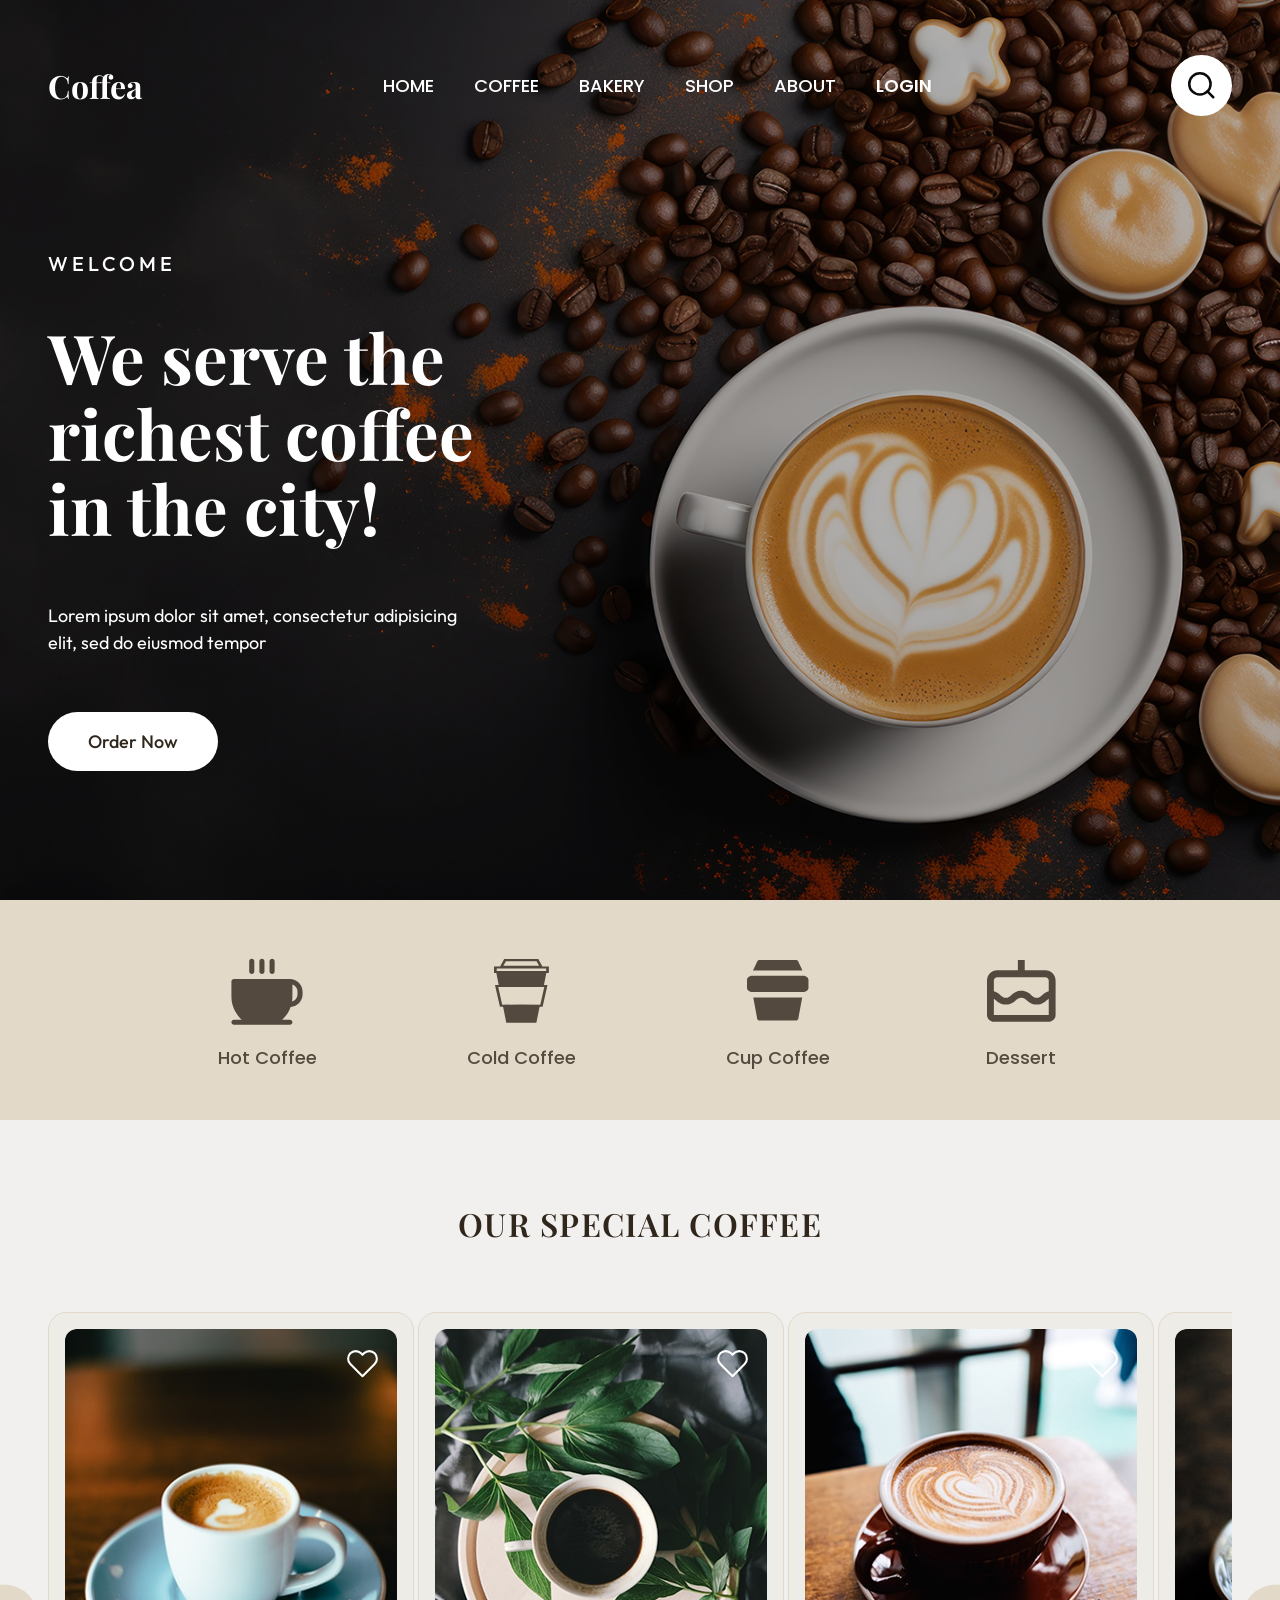
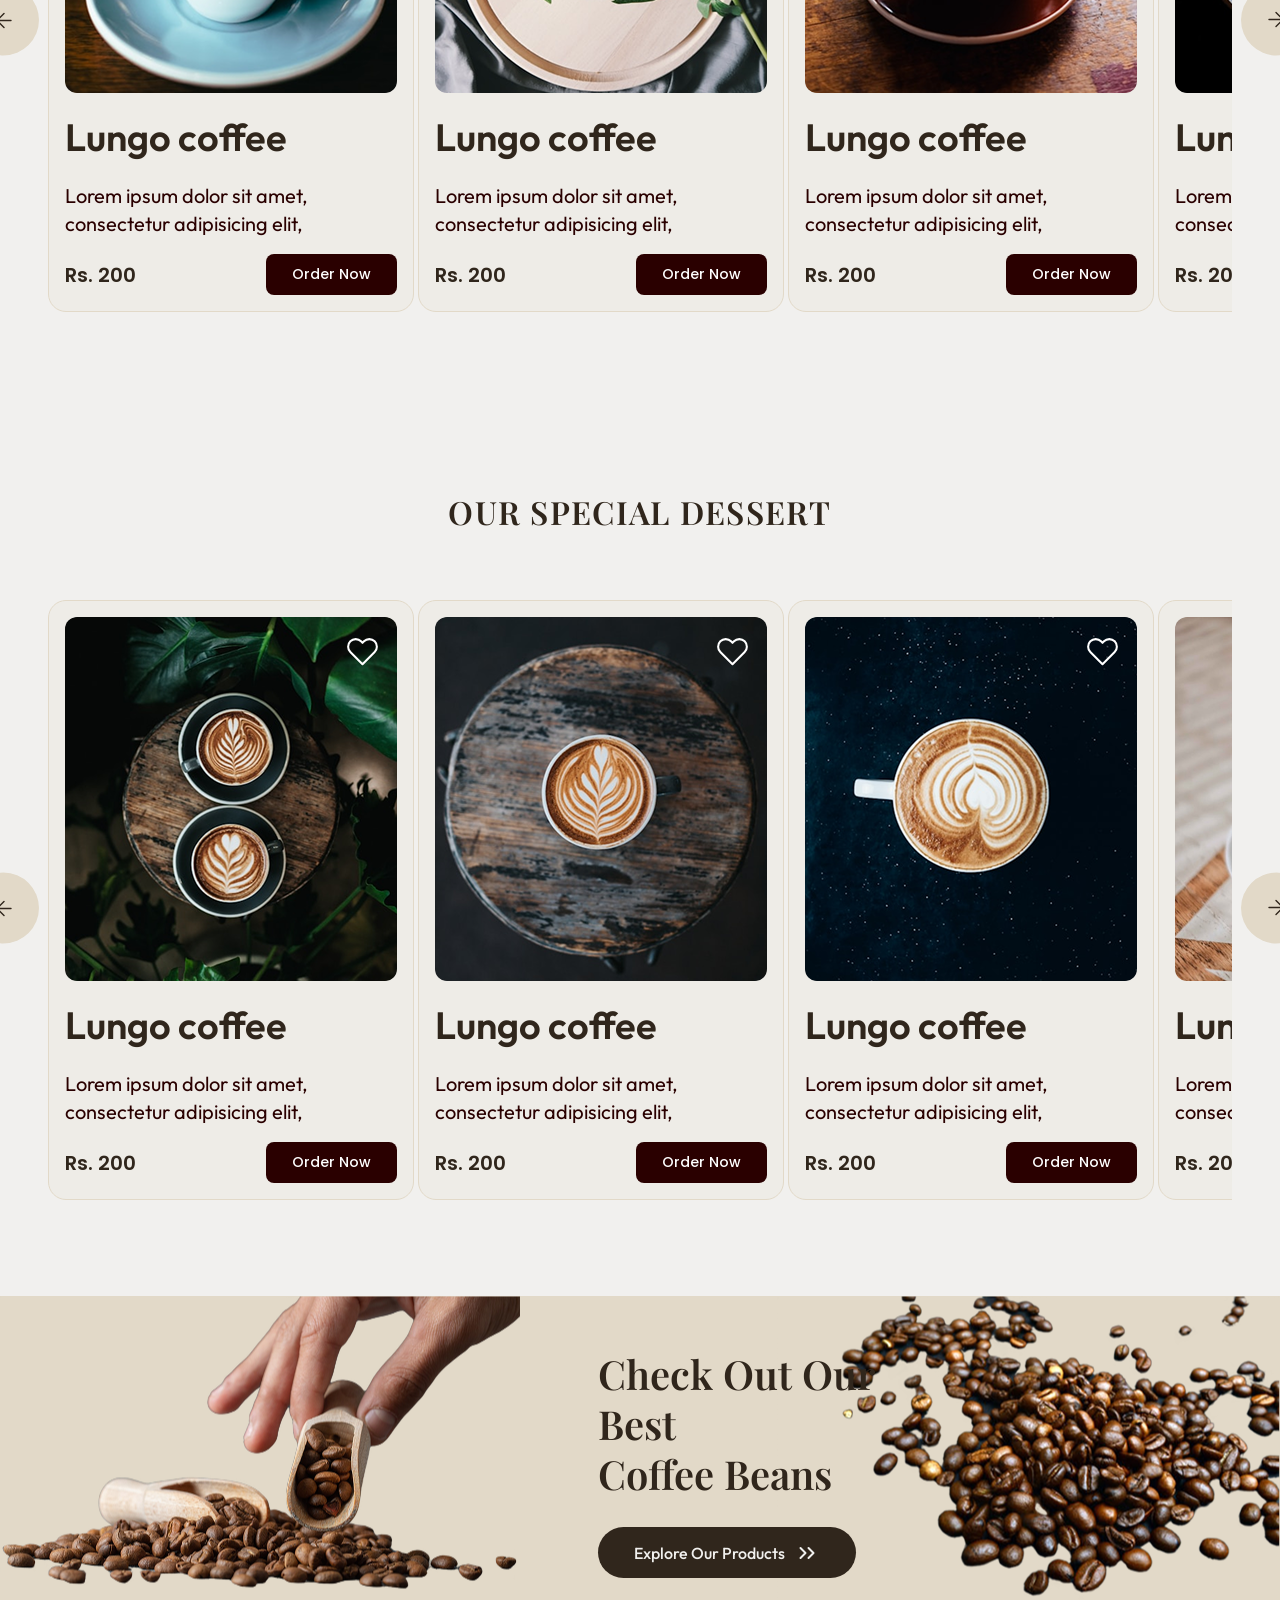
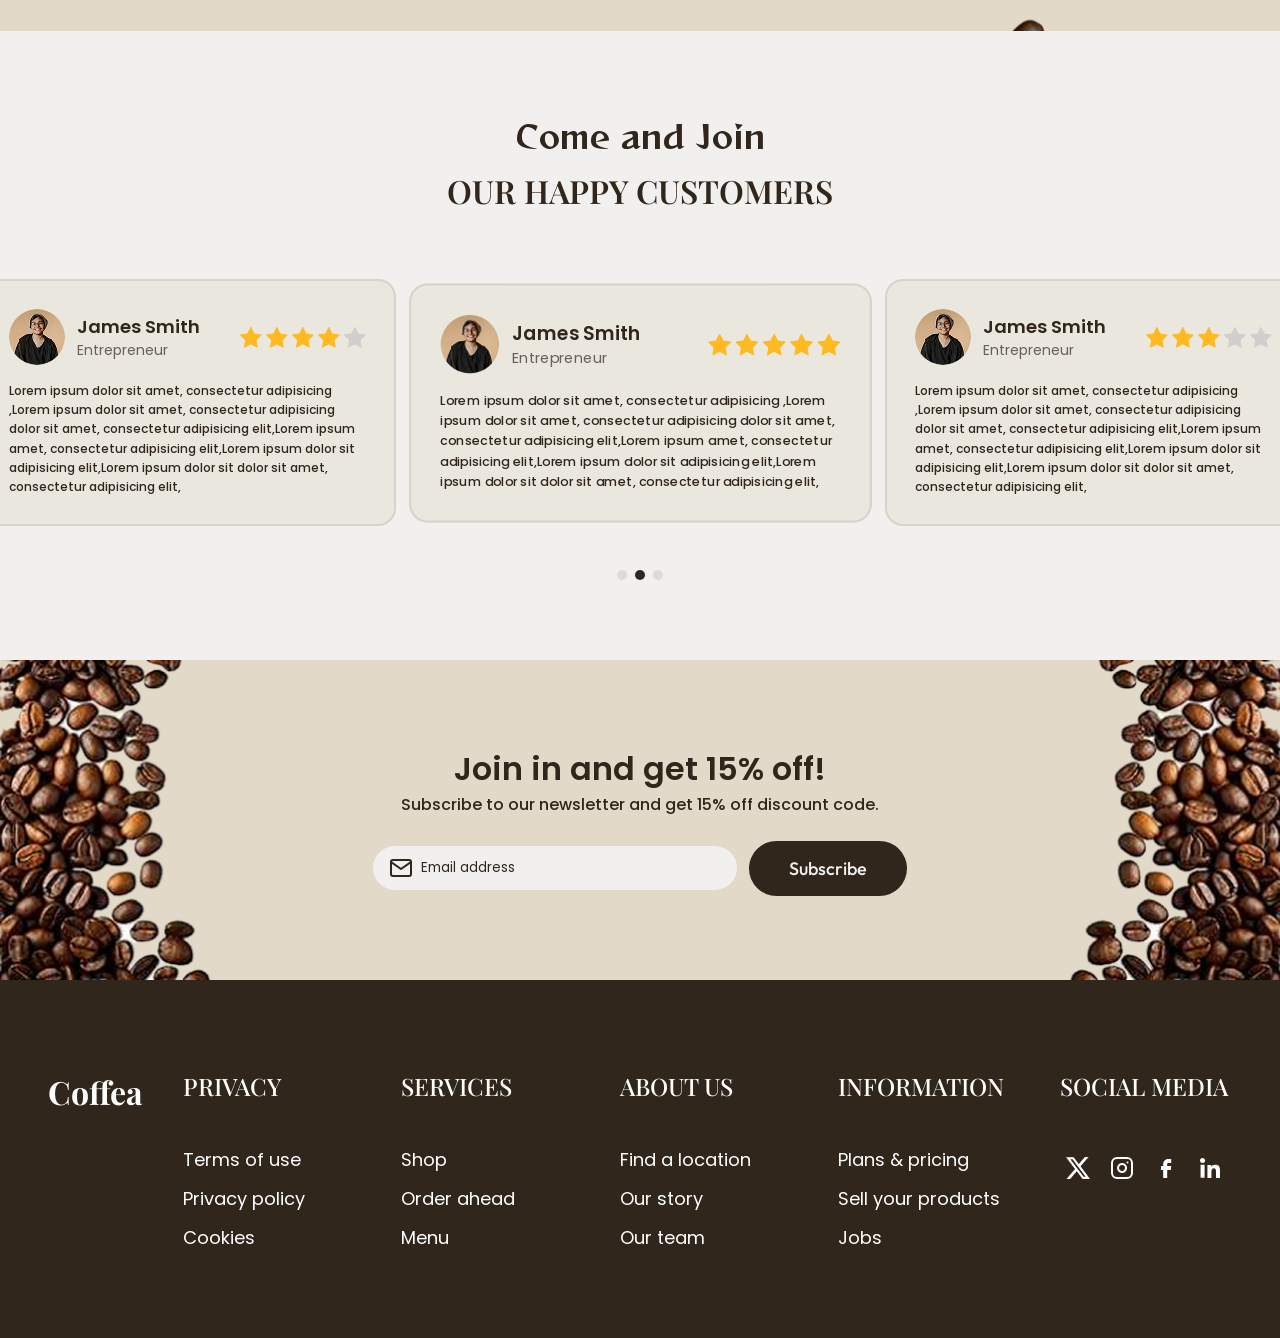
<file: index.html>
<!DOCTYPE html>
<html lang="en">
<head>
    <meta charset="UTF-8">
    <meta name="viewport" content="width=device-width, initial-scale=1.0">
    <title>Coffea | Free Responsive Coffee Shop</title>
    <meta name="description" content="We serve the richest coffee in the city!">
    
    <link rel="preconnect" href="https://fonts.googleapis.com">
    <link rel="preconnect" href="https://fonts.gstatic.com" crossorigin>
    <link href="https://fonts.googleapis.com/css2?family=Outfit:wght@400;500;600&family=Playfair+Display:wght@500;600;700&family=Poppins:wght@400;500;600&family=Reggae+One&display=swap" rel="stylesheet">
    
    <link rel="stylesheet" href="css/main.css">
</head>
<body>
    <a class="skip-link sr-only" href="#main">Skip to content</a>

    <header class="header">
        <div class="container header_container">
            <a href="/" class="logo">Coffea</a>
            
            <details class="mobile-menu">
                <summary aria-label="Open menu" class="hamburger">
                    <span></span><span></span><span></span>
                </summary>
                <nav aria-label="Principal" class="nav">
                    <ul>
                        <li><a href="#home">home</a></li>
                        <li><a href="#coffee">coffee</a></li>
                        <li><a href="#bakery">bakery</a></li>
                        <li><a href="#shop">shop</a></li>
                        <li><a href="#about">about</a></li>
                        <li><a href="#login" class="login-link">login</a></li>
                    </ul>
                </nav>
            </details>

            <nav aria-label="Principal" class="nav desktop-nav">
                <ul>
                    <li><a href="#home">home</a></li>
                    <li><a href="#coffee">coffee</a></li>
                    <li><a href="#bakery">bakery</a></li>
                    <li><a href="#shop">shop</a></li>
                    <li><a href="#about">about</a></li>
                    <li><a href="#login" class="login-link">login</a></li>
                </ul>
            </nav>

            <button type="button" aria-label="Search" class="search-btn">
                <img src="assets/icons/search.svg" alt="" aria-hidden="true">
            </button>
        </div>
    </header>

    <main id="main">
        <section class="hero" aria-labelledby="hero-title" id="home">
            <div class="container hero_content">
                <span class="eyebrow">WELCOME</span>
                <h1 id="hero-title">We serve the richest coffee in the city!</h1>
                <p>Lorem ipsum dolor sit amet, consectetur adipisicing elit, sed do eiusmod tempor</p>
                <a href="#order" class="btn btn-primary">Order Now</a>
            </div>
        </section>

        <section class="categories" aria-label="Categories">
            <div class="container">
                <ul class="categories_list">
                    <li>
                        <a href="#hot" class="cat-item">
                            <div class="icon-wrapper">
                                <img src="assets/icons/cat-hot.svg" alt="">
                            </div>
                            <span>Hot Coffee</span>
                        </a>
                    </li>
                    <li>
                        <a href="#cold" class="cat-item">
                            <div class="icon-wrapper">
                                <img src="assets/icons/cat-cold.svg" alt="">
                            </div>
                            <span>Cold Coffee</span>
                        </a>
                    </li>
                    <li>
                        <a href="#cup" class="cat-item">
                            <div class="icon-wrapper">
                                <img src="assets/icons/cat-cup.svg" alt="">
                            </div>
                            <span>Cup Coffee</span>
                        </a>
                    </li>
                    <li>
                        <a href="#dessert" class="cat-item">
                            <div class="icon-wrapper">
                                <img src="assets/icons/cat-dessert.svg" alt="">
                            </div>
                            <span>Dessert</span>
                        </a>
                    </li>
                </ul>
            </div>
        </section>

        <section class="products" aria-labelledby="coffee-title" id="coffee">
            <div class="container">
                <h2 id="coffee-title">OUR SPECIAL COFFEE</h2>
                <div class="carousel-container">
                    <a href="#coffee-card-1" class="carousel-arrow prev" aria-label="Previous" tabindex="-1"><img src="assets/icons/arrow.svg" alt=""></a>
                    <div class="carousel" id="coffee-carousel">
                        
                        <article class="product-card" id="coffee-card-1">
                            <div class="product-card_image-wrapper">
                                <picture>
                                    <source srcset="assets/img/coffee-1.avif" type="image/avif">
                                    <img src="assets/img/coffee-1.jpg" alt="Lungo coffee" class="product-img" loading="lazy" decoding="async">
                                </picture>
                                <div class="favorite-wrapper">
                                    <input type="checkbox" id="fav-coffee-1" class="sr-only favorite-checkbox" aria-label="Add to favorites">
                                    <label for="fav-coffee-1" class="favorite-label">
                                        <svg class="heart-empty" width="33" height="33" viewBox="0 0 24 24" fill="none" stroke="var(--color-white)" stroke-width="1.5" stroke-linecap="round" stroke-linejoin="round">
                                            <path d="M20.84 4.61a5.5 5.5 0 0 0-7.78 0L12 5.67l-1.06-1.06a5.5 5.5 0 0 0-7.78 7.78l1.06 1.06L12 21.23l7.78-7.78 1.06-1.06a5.5 5.5 0 0 0 0-7.78z"></path>
                                        </svg>
                                        <svg class="heart-filled" width="33" height="33" viewBox="0 0 24 24" fill="var(--color-white)" stroke="var(--color-white)" stroke-width="1.5" stroke-linecap="round" stroke-linejoin="round">
                                            <path d="M20.84 4.61a5.5 5.5 0 0 0-7.78 0L12 5.67l-1.06-1.06a5.5 5.5 0 0 0-7.78 7.78l1.06 1.06L12 21.23l7.78-7.78 1.06-1.06a5.5 5.5 0 0 0 0-7.78z"></path>
                                        </svg>
                                    </label>
                                </div>
                            </div>
                            <h3 class="product-card_title">Lungo coffee</h3>
                            <p class="product-card_desc">Lorem ipsum dolor sit amet, consectetur adipisicing elit,</p>
                            <div class="product-card_footer">
                                <data value="200" class="price">Rs. 200</data>
                                <a href="#order" class="btn btn-secondary">Order Now</a>
                            </div>
                        </article>
                        
                        <article class="product-card" id="coffee-card-2">
                            <div class="product-card_image-wrapper">
                                <picture>
                                    <source srcset="assets/img/coffee-2.avif" type="image/avif">
                                    <img src="assets/img/coffee-2.jpg" alt="Lungo coffee" class="product-img" loading="lazy" decoding="async">
                                </picture>
                                <div class="favorite-wrapper">
                                    <input type="checkbox" id="fav-coffee-2" class="sr-only favorite-checkbox" aria-label="Add to favorites">
                                    <label for="fav-coffee-2" class="favorite-label">
                                        <svg class="heart-empty" width="33" height="33" viewBox="0 0 24 24" fill="none" stroke="var(--color-white)" stroke-width="1.5" stroke-linecap="round" stroke-linejoin="round">
                                            <path d="M20.84 4.61a5.5 5.5 0 0 0-7.78 0L12 5.67l-1.06-1.06a5.5 5.5 0 0 0-7.78 7.78l1.06 1.06L12 21.23l7.78-7.78 1.06-1.06a5.5 5.5 0 0 0 0-7.78z"></path>
                                        </svg>
                                        <svg class="heart-filled" width="33" height="33" viewBox="0 0 24 24" fill="var(--color-white)" stroke="var(--color-white)" stroke-width="1.5" stroke-linecap="round" stroke-linejoin="round">
                                            <path d="M20.84 4.61a5.5 5.5 0 0 0-7.78 0L12 5.67l-1.06-1.06a5.5 5.5 0 0 0-7.78 7.78l1.06 1.06L12 21.23l7.78-7.78 1.06-1.06a5.5 5.5 0 0 0 0-7.78z"></path>
                                        </svg>
                                    </label>
                                </div>
                            </div>
                            <h3 class="product-card_title">Lungo coffee</h3>
                            <p class="product-card_desc">Lorem ipsum dolor sit amet, consectetur adipisicing elit,</p>
                            <div class="product-card_footer">
                                <data value="200" class="price">Rs. 200</data>
                                <a href="#order" class="btn btn-secondary">Order Now</a>
                            </div>
                        </article>
                        
                        <article class="product-card" id="coffee-card-3">
                            <div class="product-card_image-wrapper">
                                <picture>
                                    <source srcset="assets/img/coffee-3.avif" type="image/avif">
                                    <img src="assets/img/coffee-3.jpg" alt="Lungo coffee" class="product-img" loading="lazy" decoding="async">
                                </picture>
                                <div class="favorite-wrapper">
                                    <input type="checkbox" id="fav-coffee-3" class="sr-only favorite-checkbox" aria-label="Add to favorites">
                                    <label for="fav-coffee-3" class="favorite-label">
                                        <svg class="heart-empty" width="33" height="33" viewBox="0 0 24 24" fill="none" stroke="var(--color-white)" stroke-width="1.5" stroke-linecap="round" stroke-linejoin="round">
                                            <path d="M20.84 4.61a5.5 5.5 0 0 0-7.78 0L12 5.67l-1.06-1.06a5.5 5.5 0 0 0-7.78 7.78l1.06 1.06L12 21.23l7.78-7.78 1.06-1.06a5.5 5.5 0 0 0 0-7.78z"></path>
                                        </svg>
                                        <svg class="heart-filled" width="33" height="33" viewBox="0 0 24 24" fill="var(--color-white)" stroke="var(--color-white)" stroke-width="1.5" stroke-linecap="round" stroke-linejoin="round">
                                            <path d="M20.84 4.61a5.5 5.5 0 0 0-7.78 0L12 5.67l-1.06-1.06a5.5 5.5 0 0 0-7.78 7.78l1.06 1.06L12 21.23l7.78-7.78 1.06-1.06a5.5 5.5 0 0 0 0-7.78z"></path>
                                        </svg>
                                    </label>
                                </div>
                            </div>
                            <h3 class="product-card_title">Lungo coffee</h3>
                            <p class="product-card_desc">Lorem ipsum dolor sit amet, consectetur adipisicing elit,</p>
                            <div class="product-card_footer">
                                <data value="200" class="price">Rs. 200</data>
                                <a href="#order" class="btn btn-secondary">Order Now</a>
                            </div>
                        </article>
                        
                        <article class="product-card" id="coffee-card-4">
                            <div class="product-card_image-wrapper">
                                <picture>
                                    <source srcset="assets/img/coffee-4.avif" type="image/avif">
                                    <img src="assets/img/coffee-4.jpg" alt="Lungo coffee" class="product-img" loading="lazy" decoding="async">
                                </picture>
                                <div class="favorite-wrapper">
                                    <input type="checkbox" id="fav-coffee-4" class="sr-only favorite-checkbox" aria-label="Add to favorites">
                                    <label for="fav-coffee-4" class="favorite-label">
                                        <svg class="heart-empty" width="33" height="33" viewBox="0 0 24 24" fill="none" stroke="var(--color-white)" stroke-width="1.5" stroke-linecap="round" stroke-linejoin="round">
                                            <path d="M20.84 4.61a5.5 5.5 0 0 0-7.78 0L12 5.67l-1.06-1.06a5.5 5.5 0 0 0-7.78 7.78l1.06 1.06L12 21.23l7.78-7.78 1.06-1.06a5.5 5.5 0 0 0 0-7.78z"></path>
                                        </svg>
                                        <svg class="heart-filled" width="33" height="33" viewBox="0 0 24 24" fill="var(--color-white)" stroke="var(--color-white)" stroke-width="1.5" stroke-linecap="round" stroke-linejoin="round">
                                            <path d="M20.84 4.61a5.5 5.5 0 0 0-7.78 0L12 5.67l-1.06-1.06a5.5 5.5 0 0 0-7.78 7.78l1.06 1.06L12 21.23l7.78-7.78 1.06-1.06a5.5 5.5 0 0 0 0-7.78z"></path>
                                        </svg>
                                    </label>
                                </div>
                            </div>
                            <h3 class="product-card_title">Lungo coffee</h3>
                            <p class="product-card_desc">Lorem ipsum dolor sit amet, consectetur adipisicing elit,</p>
                            <div class="product-card_footer">
                                <data value="200" class="price">Rs. 200</data>
                                <a href="#order" class="btn btn-secondary">Order Now</a>
                            </div>
                        </article>
                    </div>
                    <a href="#coffee-card-4" class="carousel-arrow next" aria-label="Next" tabindex="-1"><img src="assets/icons/arrow.svg" alt=""></a>
                </div>
            </div>
        </section>

        <section class="products" aria-labelledby="dessert-title" id="bakery">
            <div class="container">
                <h2 id="dessert-title">OUR SPECIAL DESSERT</h2>
                <div class="carousel-container">
                    <a href="#dessert-card-1" class="carousel-arrow prev" aria-label="Previous" tabindex="-1"><img src="assets/icons/arrow.svg" alt=""></a>
                    <div class="carousel" id="dessert-carousel">
                        
                        <article class="product-card" id="dessert-card-1">
                            <div class="product-card_image-wrapper">
                                <picture>
                                    <source srcset="assets/img/dessert-1.avif" type="image/avif">
                                    <img src="assets/img/dessert-1.jpg" alt="Lungo coffee" class="product-img" loading="lazy" decoding="async">
                                </picture>
                                <div class="favorite-wrapper">
                                    <input type="checkbox" id="fav-dessert-1" class="sr-only favorite-checkbox" aria-label="Add to favorites">
                                    <label for="fav-dessert-1" class="favorite-label">
                                        <svg class="heart-empty" width="33" height="33" viewBox="0 0 24 24" fill="none" stroke="var(--color-white)" stroke-width="1.5" stroke-linecap="round" stroke-linejoin="round">
                                            <path d="M20.84 4.61a5.5 5.5 0 0 0-7.78 0L12 5.67l-1.06-1.06a5.5 5.5 0 0 0-7.78 7.78l1.06 1.06L12 21.23l7.78-7.78 1.06-1.06a5.5 5.5 0 0 0 0-7.78z"></path>
                                        </svg>
                                        <svg class="heart-filled" width="33" height="33" viewBox="0 0 24 24" fill="var(--color-white)" stroke="var(--color-white)" stroke-width="1.5" stroke-linecap="round" stroke-linejoin="round">
                                            <path d="M20.84 4.61a5.5 5.5 0 0 0-7.78 0L12 5.67l-1.06-1.06a5.5 5.5 0 0 0-7.78 7.78l1.06 1.06L12 21.23l7.78-7.78 1.06-1.06a5.5 5.5 0 0 0 0-7.78z"></path>
                                        </svg>
                                    </label>
                                </div>
                            </div>
                            <h3 class="product-card_title">Lungo coffee</h3>
                            <p class="product-card_desc">Lorem ipsum dolor sit amet, consectetur adipisicing elit,</p>
                            <div class="product-card_footer">
                                <data value="200" class="price">Rs. 200</data>
                                <a href="#order" class="btn btn-secondary">Order Now</a>
                            </div>
                        </article>

                        <article class="product-card" id="dessert-card-2">
                            <div class="product-card_image-wrapper">
                                <picture>
                                    <source srcset="assets/img/dessert-2.avif" type="image/avif">
                                    <img src="assets/img/dessert-2.jpg" alt="Lungo coffee" class="product-img" loading="lazy" decoding="async">
                                </picture>
                                <div class="favorite-wrapper">
                                    <input type="checkbox" id="fav-dessert-2" class="sr-only favorite-checkbox" aria-label="Add to favorites">
                                    <label for="fav-dessert-2" class="favorite-label">
                                        <svg class="heart-empty" width="33" height="33" viewBox="0 0 24 24" fill="none" stroke="var(--color-white)" stroke-width="1.5" stroke-linecap="round" stroke-linejoin="round">
                                            <path d="M20.84 4.61a5.5 5.5 0 0 0-7.78 0L12 5.67l-1.06-1.06a5.5 5.5 0 0 0-7.78 7.78l1.06 1.06L12 21.23l7.78-7.78 1.06-1.06a5.5 5.5 0 0 0 0-7.78z"></path>
                                        </svg>
                                        <svg class="heart-filled" width="33" height="33" viewBox="0 0 24 24" fill="var(--color-white)" stroke="var(--color-white)" stroke-width="1.5" stroke-linecap="round" stroke-linejoin="round">
                                            <path d="M20.84 4.61a5.5 5.5 0 0 0-7.78 0L12 5.67l-1.06-1.06a5.5 5.5 0 0 0-7.78 7.78l1.06 1.06L12 21.23l7.78-7.78 1.06-1.06a5.5 5.5 0 0 0 0-7.78z"></path>
                                        </svg>
                                    </label>
                                </div>
                            </div>
                            <h3 class="product-card_title">Lungo coffee</h3>
                            <p class="product-card_desc">Lorem ipsum dolor sit amet, consectetur adipisicing elit,</p>
                            <div class="product-card_footer">
                                <data value="200" class="price">Rs. 200</data>
                                <a href="#order" class="btn btn-secondary">Order Now</a>
                            </div>
                        </article>

                        <article class="product-card" id="dessert-card-3">
                            <div class="product-card_image-wrapper">
                                <picture>
                                    <source srcset="assets/img/dessert-3.avif" type="image/avif">
                                    <img src="assets/img/dessert-3.jpg" alt="Lungo coffee" class="product-img" loading="lazy" decoding="async">
                                </picture>
                                <div class="favorite-wrapper">
                                    <input type="checkbox" id="fav-dessert-3" class="sr-only favorite-checkbox" aria-label="Add to favorites">
                                    <label for="fav-dessert-3" class="favorite-label">
                                        <svg class="heart-empty" width="33" height="33" viewBox="0 0 24 24" fill="none" stroke="var(--color-white)" stroke-width="1.5" stroke-linecap="round" stroke-linejoin="round">
                                            <path d="M20.84 4.61a5.5 5.5 0 0 0-7.78 0L12 5.67l-1.06-1.06a5.5 5.5 0 0 0-7.78 7.78l1.06 1.06L12 21.23l7.78-7.78 1.06-1.06a5.5 5.5 0 0 0 0-7.78z"></path>
                                        </svg>
                                        <svg class="heart-filled" width="33" height="33" viewBox="0 0 24 24" fill="var(--color-white)" stroke="var(--color-white)" stroke-width="1.5" stroke-linecap="round" stroke-linejoin="round">
                                            <path d="M20.84 4.61a5.5 5.5 0 0 0-7.78 0L12 5.67l-1.06-1.06a5.5 5.5 0 0 0-7.78 7.78l1.06 1.06L12 21.23l7.78-7.78 1.06-1.06a5.5 5.5 0 0 0 0-7.78z"></path>
                                        </svg>
                                    </label>
                                </div>
                            </div>
                            <h3 class="product-card_title">Lungo coffee</h3>
                            <p class="product-card_desc">Lorem ipsum dolor sit amet, consectetur adipisicing elit,</p>
                            <div class="product-card_footer">
                                <data value="200" class="price">Rs. 200</data>
                                <a href="#order" class="btn btn-secondary">Order Now</a>
                            </div>
                        </article>

                        <article class="product-card" id="dessert-card-4">
                            <div class="product-card_image-wrapper">
                                <picture>
                                    <source srcset="assets/img/dessert-4.avif" type="image/avif">
                                    <img src="assets/img/dessert-4.jpg" alt="Lungo coffee" class="product-img" loading="lazy" decoding="async">
                                </picture>
                                <div class="favorite-wrapper">
                                    <input type="checkbox" id="fav-dessert-4" class="sr-only favorite-checkbox" aria-label="Add to favorites">
                                    <label for="fav-dessert-4" class="favorite-label">
                                        <svg class="heart-empty" width="33" height="33" viewBox="0 0 24 24" fill="none" stroke="var(--color-white)" stroke-width="1.5" stroke-linecap="round" stroke-linejoin="round">
                                            <path d="M20.84 4.61a5.5 5.5 0 0 0-7.78 0L12 5.67l-1.06-1.06a5.5 5.5 0 0 0-7.78 7.78l1.06 1.06L12 21.23l7.78-7.78 1.06-1.06a5.5 5.5 0 0 0 0-7.78z"></path>
                                        </svg>
                                        <svg class="heart-filled" width="33" height="33" viewBox="0 0 24 24" fill="var(--color-white)" stroke="var(--color-white)" stroke-width="1.5" stroke-linecap="round" stroke-linejoin="round">
                                            <path d="M20.84 4.61a5.5 5.5 0 0 0-7.78 0L12 5.67l-1.06-1.06a5.5 5.5 0 0 0-7.78 7.78l1.06 1.06L12 21.23l7.78-7.78 1.06-1.06a5.5 5.5 0 0 0 0-7.78z"></path>
                                        </svg>
                                    </label>
                                </div>
                            </div>
                            <h3 class="product-card_title">Lungo coffee</h3>
                            <p class="product-card_desc">Lorem ipsum dolor sit amet, consectetur adipisicing elit,</p>
                            <div class="product-card_footer">
                                <data value="200" class="price">Rs. 200</data>
                                <a href="#order" class="btn btn-secondary">Order Now</a>
                            </div>
                        </article>
                    </div>
                    <a href="#dessert-card-4" class="carousel-arrow next" aria-label="Next" tabindex="-1"><img src="assets/icons/arrow.svg" alt=""></a>
                </div>
            </div>
        </section>

        <section class="promo" id="shop">
            <picture>
                <source srcset="assets/img/promo-hand.avif" type="image/avif">
                <img src="assets/img/promo-hand.jpg" alt="" class="promo_bg left" loading="lazy" decoding="async">
            </picture>
            <div class="container promo_content">
                <h2>Check Out Our Best<br>Coffee Beans</h2>
                <a href="#products" class="btn">Explore Our Products <img src="assets/icons/chevron.svg" alt="" aria-hidden="true" class="chevron-icon"></a>
            </div>
            <picture>
                <source srcset="assets/img/promo-beans.avif" type="image/avif">
                <img src="assets/img/promo-beans.jpg" alt="" class="promo_bg right" loading="lazy" decoding="async">
            </picture>
        </section>

        <section class="testimonials" aria-labelledby="testimonials-title">
            <div class="container">
                <header class="testimonials_header">
                    <span class="eyebrow-accent">Come and Join</span>
                    <h2 id="testimonials-title">OUR HAPPY CUSTOMERS</h2>
                </header>
                <div class="testimonials_grid">
                    <figure class="testimonial-card">
                        <figcaption class="testimonial-card_header">
                            <picture>
                                <source srcset="assets/img/avatar-1.avif" type="image/avif">
                                <img src="assets/img/avatar-1.jpg" alt="James Smith placeholder" class="avatar" loading="lazy">
                            </picture>
                            <div class="user-info">
                                <span class="name">James Smith</span>
                                <span class="role">Entrepreneur</span>
                            </div>
                            <div class="rating" aria-label="4 out of 5 stars">
                                <img src="assets/icons/star.svg" alt="">
                                <img src="assets/icons/star.svg" alt="">
                                <img src="assets/icons/star.svg" alt="">
                                <img src="assets/icons/star.svg" alt="">
                                <img src="assets/icons/star.svg" alt="" style="filter: brightness(0) invert(81%);">
                            </div>
                        </figcaption>
                        <blockquote class="testimonial-card_text">
                            Lorem ipsum dolor sit amet, consectetur adipisicing ,Lorem ipsum dolor sit amet, consectetur adipisicing dolor sit amet, consectetur adipisicing elit,Lorem ipsum amet, consectetur adipisicing elit,Lorem ipsum dolor sit adipisicing elit,Lorem ipsum dolor sit dolor sit amet, consectetur adipisicing elit,
                        </blockquote>
                    </figure>

                    <figure class="testimonial-card testimonial-card--featured">
                        <figcaption class="testimonial-card_header">
                            <picture>
                                <source srcset="assets/img/avatar-1.avif" type="image/avif">
                                <img src="assets/img/avatar-1.jpg" alt="James Smith placeholder" class="avatar" loading="lazy">
                            </picture>
                            <div class="user-info">
                                <span class="name">James Smith</span>
                                <span class="role">Entrepreneur</span>
                            </div>
                            <div class="rating" aria-label="5 out of 5 stars">
                                <img src="assets/icons/star.svg" alt="">
                                <img src="assets/icons/star.svg" alt="">
                                <img src="assets/icons/star.svg" alt="">
                                <img src="assets/icons/star.svg" alt="">
                                <img src="assets/icons/star.svg" alt="">
                            </div>
                        </figcaption>
                        <blockquote class="testimonial-card_text">
                            Lorem ipsum dolor sit amet, consectetur adipisicing ,Lorem ipsum dolor sit amet, consectetur adipisicing dolor sit amet, consectetur adipisicing elit,Lorem ipsum amet, consectetur adipisicing elit,Lorem ipsum dolor sit adipisicing elit,Lorem ipsum dolor sit dolor sit amet, consectetur adipisicing elit,
                        </blockquote>
                    </figure>

                    <figure class="testimonial-card">
                        <figcaption class="testimonial-card_header">
                            <picture>
                                <source srcset="assets/img/avatar-1.avif" type="image/avif">
                                <img src="assets/img/avatar-1.jpg" alt="James Smith placeholder" class="avatar" loading="lazy">
                            </picture>
                            <div class="user-info">
                                <span class="name">James Smith</span>
                                <span class="role">Entrepreneur</span>
                            </div>
                            <div class="rating" aria-label="3 out of 5 stars">
                                <img src="assets/icons/star.svg" alt="">
                                <img src="assets/icons/star.svg" alt="">
                                <img src="assets/icons/star.svg" alt="">
                                <img src="assets/icons/star.svg" alt="" style="filter: brightness(0) invert(81%);">
                                <img src="assets/icons/star.svg" alt="" style="filter: brightness(0) invert(81%);">
                            </div>
                        </figcaption>
                        <blockquote class="testimonial-card_text">
                            Lorem ipsum dolor sit amet, consectetur adipisicing ,Lorem ipsum dolor sit amet, consectetur adipisicing dolor sit amet, consectetur adipisicing elit,Lorem ipsum amet, consectetur adipisicing elit,Lorem ipsum dolor sit adipisicing elit,Lorem ipsum dolor sit dolor sit amet, consectetur adipisicing elit,
                        </blockquote>
                    </figure>
                </div>
                <div class="testimonials_pagination" aria-hidden="true">
                    <span class="dot"></span>
                    <span class="dot active"></span>
                    <span class="dot"></span>
                </div>
            </div>
        </section>

        <section class="newsletter">
            <picture>
                <source srcset="assets/img/newsletter-beans.avif" type="image/avif">
                <img src="assets/img/newsletter-beans.jpg" alt="" class="newsletter_bg left" loading="lazy">
            </picture>
            <div class="container newsletter_content">
                <h2>Join in and get 15% off!</h2>
                <p>Subscribe to our newsletter and get 15% off discount code.</p>
                <form name="newsletter" method="POST" data-netlify="true" action="#" class="newsletter_form">
                    <label for="email" class="sr-only">Email address</label>
                    <div class="input-wrapper">
                        <img src="assets/icons/mail.svg" alt="" aria-hidden="true">
                        <input type="email" id="email" name="email" required autocomplete="email" placeholder="Email address" aria-label="Email address">
                    </div>
                    <button type="submit" class="btn btn-primary">Subscribe</button>
                </form>
            </div>
            <picture>
                <source srcset="assets/img/newsletter-beans.avif" type="image/avif">
                <img src="assets/img/newsletter-beans.jpg" alt="" class="newsletter_bg right" loading="lazy">
            </picture>
        </section>
    </main>

    <footer class="footer" id="about">
        <div class="container footer_grid">
            <div class="footer_brand">
                <a href="/" class="logo">Coffea</a>
            </div>
            
            <nav aria-label="Privacy links" class="footer_col">
                <h3>PRIVACY</h3>
                <ul>
                    <li><a href="#">Terms of use</a></li>
                    <li><a href="#">Privacy policy</a></li>
                    <li><a href="#">Cookies</a></li>
                </ul>
            </nav>

            <nav aria-label="Services links" class="footer_col">
                <h3>SERVICES</h3>
                <ul>
                    <li><a href="#">Shop</a></li>
                    <li><a href="#">Order ahead</a></li>
                    <li><a href="#">Menu</a></li>
                </ul>
            </nav>

            <nav aria-label="About Us links" class="footer_col">
                <h3>ABOUT US</h3>
                <ul>
                    <li><a href="#">Find a location</a></li>
                    <li><a href="#">Our story</a></li>
                    <li><a href="#">Our team</a></li>
                </ul>
            </nav>

            <nav aria-label="Information links" class="footer_col">
                <h3>INFORMATION</h3>
                <ul>
                    <li><a href="#">Plans & pricing</a></li>
                    <li><a href="#">Sell your products</a></li>
                    <li><a href="#">Jobs</a></li>
                </ul>
            </nav>

            <div class="footer_social">
                <h3>SOCIAL MEDIA</h3>
                <ul class="social-links">
                    <li><a href="#" aria-label="X (Twitter)"><img src="assets/icons/social-x.svg" alt=""></a></li>
                    <li><a href="#" aria-label="Instagram"><img src="assets/icons/social-ig.svg" alt=""></a></li>
                    <li><a href="#" aria-label="Facebook"><img src="assets/icons/social-fb.svg" alt=""></a></li>
                    <li><a href="#" aria-label="LinkedIn"><img src="assets/icons/social-li.svg" alt=""></a></li>
                </ul>
            </div>
        </div>
    </footer>
</body>
</html>
</file>
<file: css/main.css>
/* Defines el orden de las capas primero */
@layer tokens, base, layout, components, utilities;

/* Luego importas cada archivo asignándolo a su capa */
@import 'tokens.css' layer(tokens);
@import 'base.css' layer(base);
@import 'layout.css' layer(layout);

@import 'components/header.css' layer(components);
@import 'components/hero.css' layer(components);
@import 'components/categories.css' layer(components);
@import 'components/product-card.css' layer(components);
@import 'components/carousel.css' layer(components);
@import 'components/promo.css' layer(components);
@import 'components/testimonial-card.css' layer(components);
@import 'components/newsletter.css' layer(components);
@import 'components/footer.css' layer(components);

@import 'utilities.css' layer(utilities);
</file>
